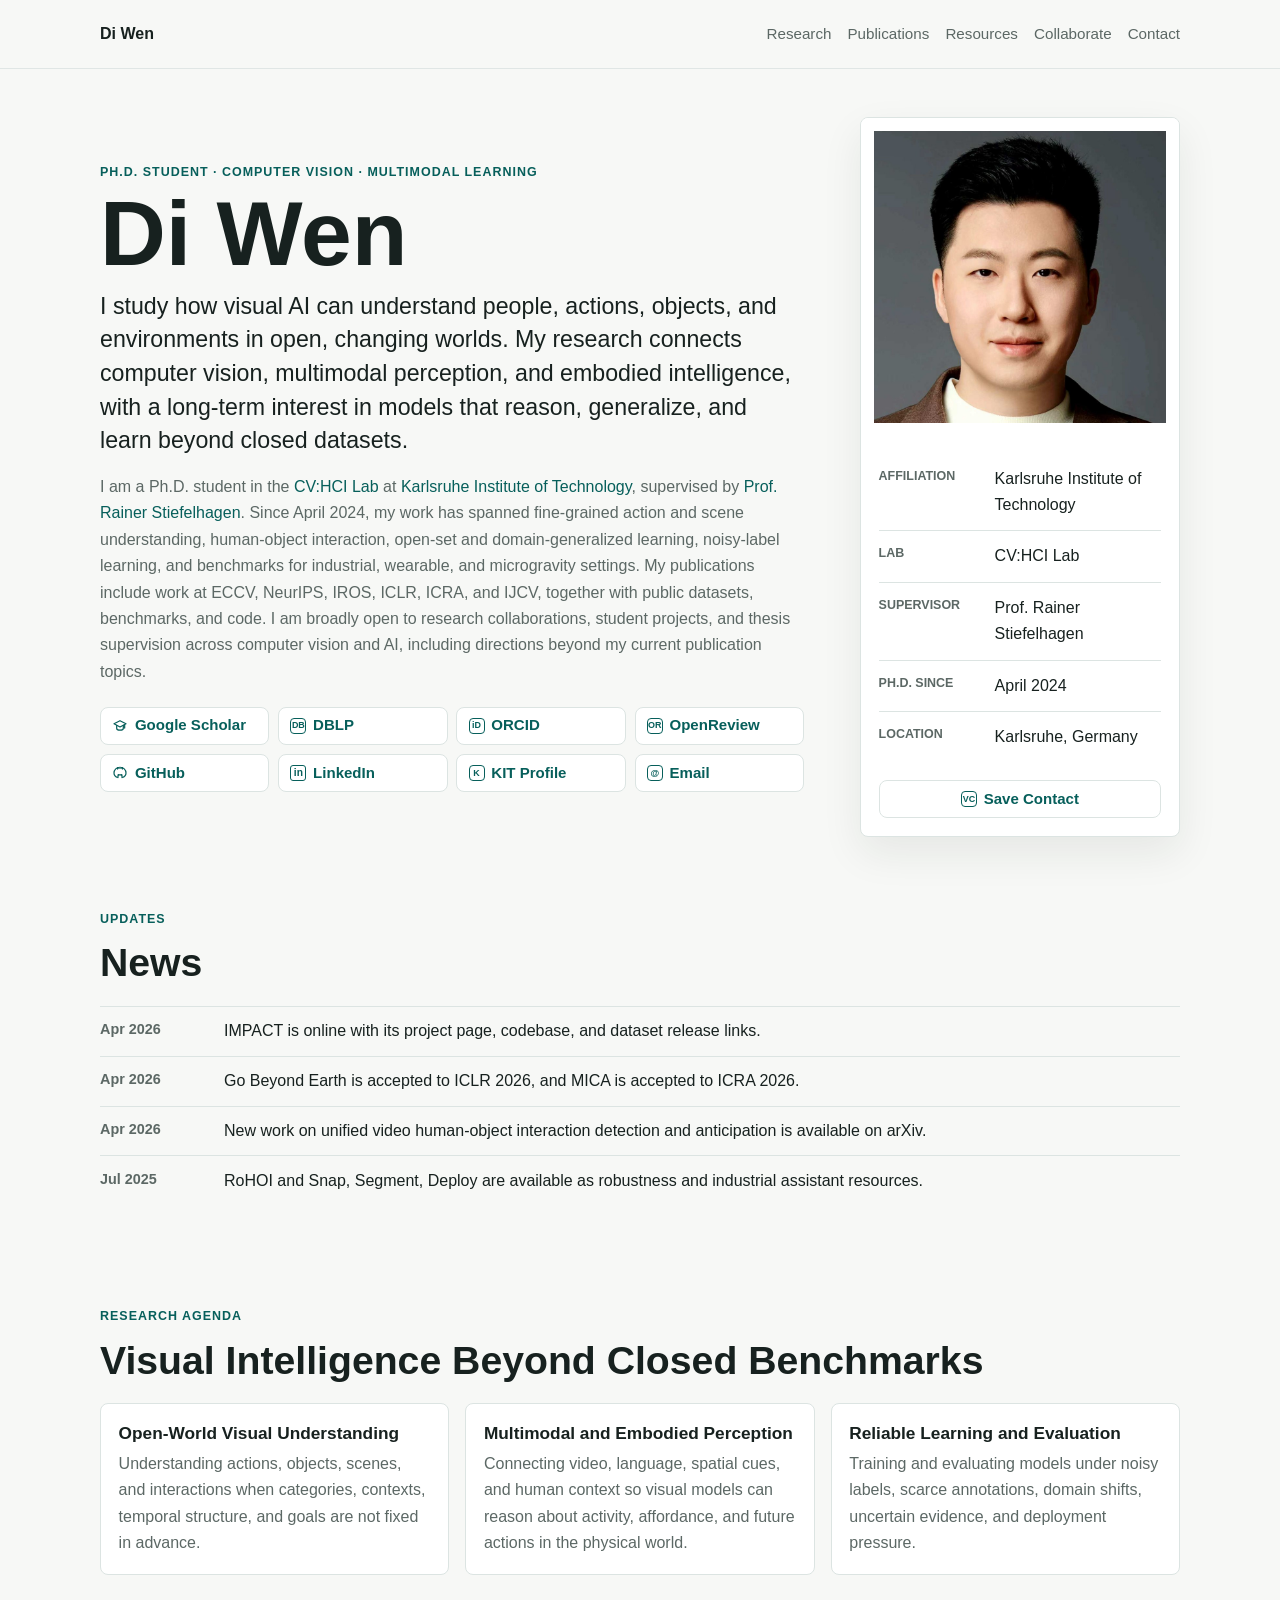
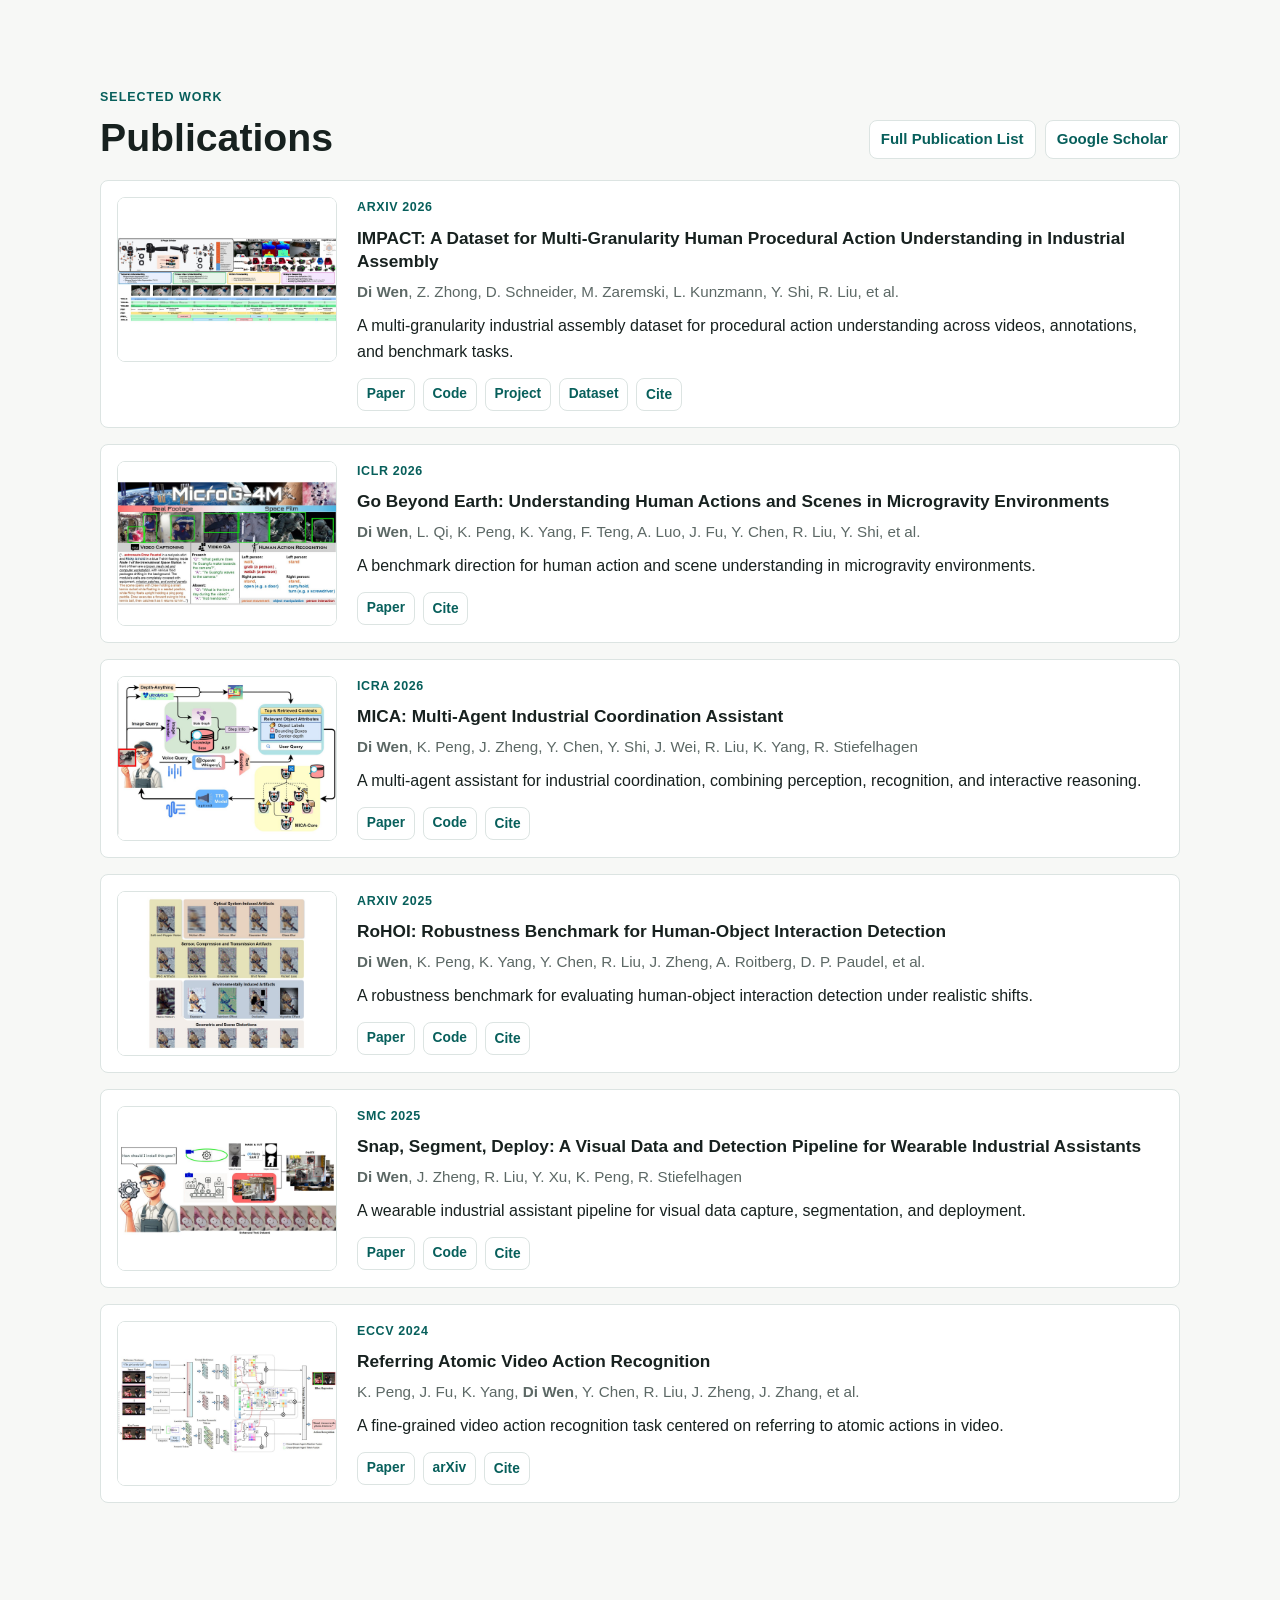
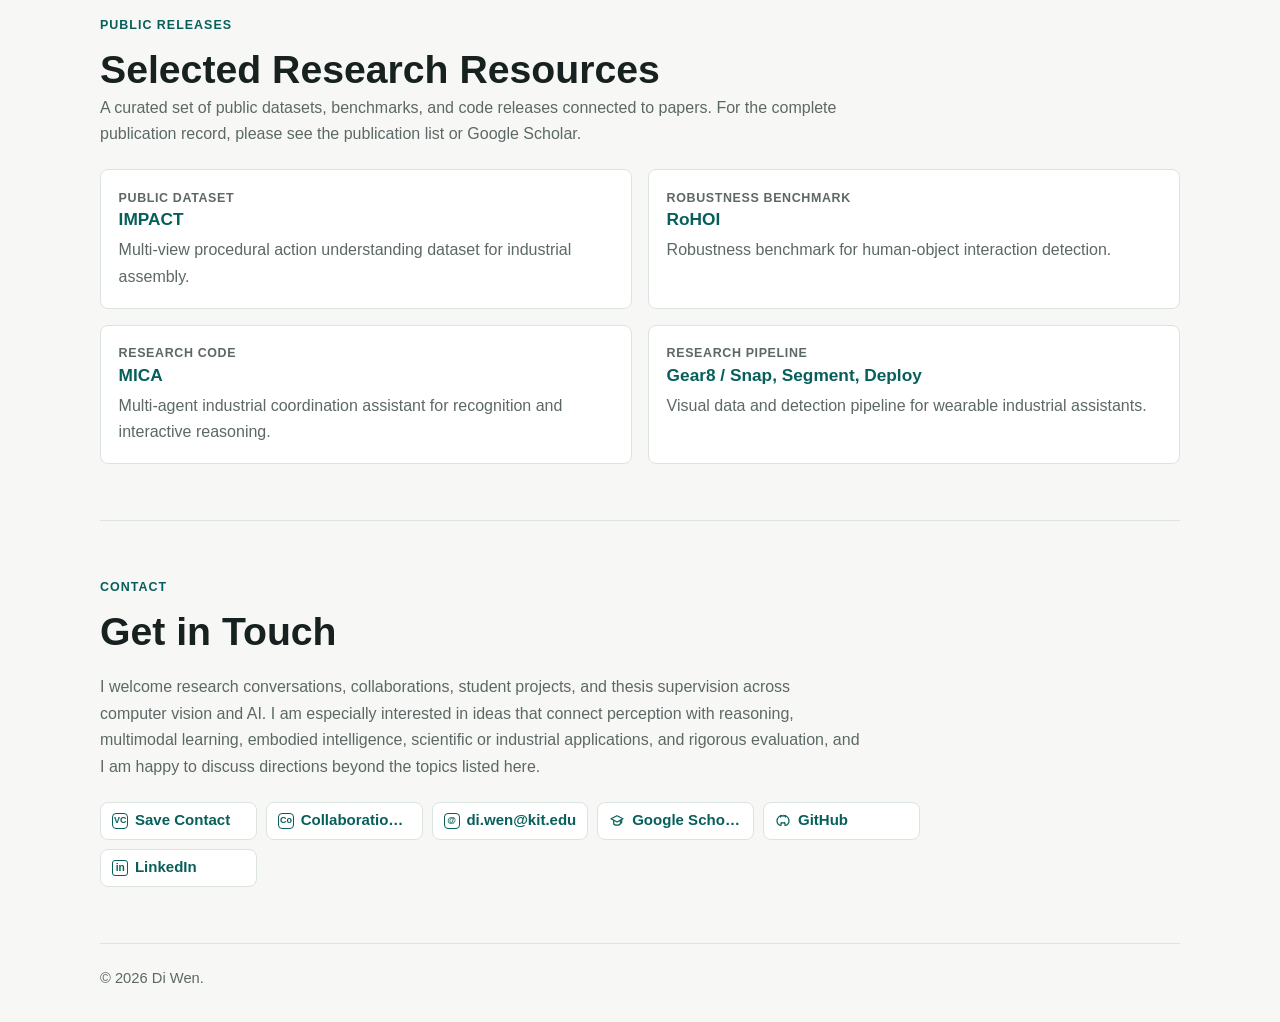
<file: index.html>
<!doctype html>
<html lang="en">
  <head>
    <meta charset="utf-8" />
    <meta name="viewport" content="width=device-width, initial-scale=1" />
    <title>Di Wen</title>
    <meta
      name="description"
      content="Personal academic website of Di Wen, Ph.D. student researching computer vision, multimodal perception, open-world visual understanding, and reliable learning for real-world AI."
    />
    <meta name="author" content="Di Wen" />
    <meta property="og:title" content="Di Wen" />
    <meta
      property="og:description"
      content="Research on visual intelligence for people, actions, objects, and environments across video, multimodal AI, and embodied perception."
    />
    <meta property="og:type" content="website" />
    <meta property="og:url" content="https://diwen.ai/" />
    <meta property="og:image" content="https://diwen.ai/assets/images/social-preview.png" />
    <meta property="og:image:type" content="image/png" />
    <meta property="og:image:width" content="1200" />
    <meta property="og:image:height" content="630" />
    <meta name="twitter:card" content="summary_large_image" />
    <meta name="twitter:image" content="https://diwen.ai/assets/images/social-preview.png" />
    <link rel="canonical" href="https://diwen.ai/" />
    <link rel="icon" href="assets/images/favicon.png" type="image/png" sizes="256x256" />
    <link rel="apple-touch-icon" href="assets/images/apple-touch-icon.png" />
    <link rel="stylesheet" href="assets/css/styles.css" />
  </head>
  <body>
    <a class="skip-link" href="#main">Skip to content</a>

    <header class="site-header">
      <nav class="nav" aria-label="Primary navigation">
        <a class="brand" href="index.html">Di Wen</a>
        <button class="nav-toggle" type="button" aria-expanded="false" aria-controls="nav-links">
          <span>Menu</span>
        </button>
        <div class="nav-links" id="nav-links">
          <a href="#research">Research</a>
          <a href="#publications">Publications</a>
          <a href="#resources">Resources</a>
          <a href="collaborate.html">Collaborate</a>
          <a href="#contact">Contact</a>
        </div>
      </nav>
    </header>

    <main id="main">
      <section class="hero section">
        <div class="hero-copy">
          <p class="eyebrow">Ph.D. Student · Computer Vision · Multimodal Learning</p>
          <h1>Di Wen</h1>
          <p class="lead">
            I study how visual AI can understand people, actions, objects, and environments in open,
            changing worlds. My research connects computer vision, multimodal perception, and embodied
            intelligence, with a long-term interest in models that reason, generalize, and learn beyond
            closed datasets.
          </p>
          <p class="bio">
            I am a Ph.D. student in the <a href="https://cvhci.iar.kit.edu/">CV:HCI Lab</a> at
            <a href="https://www.kit.edu/english/">Karlsruhe Institute of Technology</a>, supervised by
            <a href="https://scholar.google.com/citations?user=SFCOJxMAAAAJ">Prof. Rainer Stiefelhagen</a>. Since
            April 2024, my work has spanned fine-grained action and scene understanding, human-object
            interaction, open-set and domain-generalized learning, noisy-label learning, and benchmarks
            for industrial, wearable, and microgravity settings. My publications include work at ECCV,
            NeurIPS, IROS, ICLR, ICRA, and IJCV, together with public datasets, benchmarks, and code. I am
            broadly open to research collaborations, student projects, and thesis supervision across
            computer vision and AI, including directions beyond my current publication topics.
          </p>
          <div class="profile-links" aria-label="Profile links">
            <a href="https://scholar.google.com/citations?user=aqGMqEcAAAAJ&hl=zh-CN">
              <span class="link-icon" aria-hidden="true">
                <svg viewBox="0 0 24 24" focusable="false">
                  <path d="M3 8.7 12 4l9 4.7-9 4.7L3 8.7Z" />
                  <path d="M7 11.2v4.1c0 1.6 2.2 3 5 3s5-1.4 5-3v-4.1" />
                  <path d="M19 10.1v5" />
                </svg>
              </span>
              <span>Google Scholar</span>
            </a>
            <a href="https://dblp.org/pid/78/3909-6">
              <span class="link-icon text-icon" aria-hidden="true">DB</span>
              <span>DBLP</span>
            </a>
            <a href="https://orcid.org/0009-0000-1693-7912">
              <span class="link-icon text-icon" aria-hidden="true">iD</span>
              <span>ORCID</span>
            </a>
            <a href="https://openreview.net/profile?id=~Di_Wen2">
              <span class="link-icon text-icon" aria-hidden="true">OR</span>
              <span>OpenReview</span>
            </a>
            <a href="https://github.com/Kratos-Wen">
              <span class="link-icon" aria-hidden="true">
                <svg viewBox="0 0 24 24" focusable="false">
                  <path d="M8 18.5c-3.2-.9-5-3.1-5-6.4C3 7.1 6.9 3.4 12 3.4s9 3.7 9 8.7c0 3.3-1.8 5.5-5 6.4" />
                  <path d="M9 18.8v-2.1c0-.8.3-1.5.9-2" />
                  <path d="M15 18.8v-2.1c0-.8-.3-1.5-.9-2" />
                  <path d="M9.2 14.7h5.6" />
                  <path d="M8.3 6.1c-.4-.7-.4-1.4-.2-2.1 1 .1 1.9.5 2.6 1.1" />
                  <path d="M15.7 6.1c.4-.7.4-1.4.2-2.1-1 .1-1.9.5-2.6 1.1" />
                </svg>
              </span>
              <span>GitHub</span>
            </a>
            <a href="https://www.linkedin.com/in/diwen96/">
              <span class="link-icon linkedin-icon" aria-hidden="true">in</span>
              <span>LinkedIn</span>
            </a>
            <a href="https://cvhci.iar.kit.edu/people_2519.php">
              <span class="link-icon text-icon" aria-hidden="true">K</span>
              <span>KIT Profile</span>
            </a>
            <a href="mailto:di.wen@kit.edu">
              <span class="link-icon text-icon" aria-hidden="true">@</span>
              <span>Email</span>
            </a>
          </div>
        </div>
        <aside class="profile-panel" aria-label="Profile summary">
          <div class="portrait">
            <img src="assets/images/headshot.jpg" alt="Portrait of Di Wen" onerror="this.hidden = true" />
            <span class="portrait-fallback">DW</span>
          </div>
          <dl class="quick-facts">
            <div>
              <dt>Affiliation</dt>
              <dd><a href="https://www.kit.edu/english/">Karlsruhe Institute of Technology</a></dd>
            </div>
            <div>
              <dt>Lab</dt>
              <dd><a href="https://cvhci.iar.kit.edu/">CV:HCI Lab</a></dd>
            </div>
            <div>
              <dt>Supervisor</dt>
              <dd><a href="https://scholar.google.com/citations?user=SFCOJxMAAAAJ">Prof. Rainer Stiefelhagen</a></dd>
            </div>
            <div>
              <dt>Ph.D. Since</dt>
              <dd>April 2024</dd>
            </div>
            <div>
              <dt>Location</dt>
              <dd>Karlsruhe, Germany</dd>
            </div>
          </dl>
          <div class="panel-actions">
            <a class="text-link panel-link" href="assets/di-wen.vcf" download="Di-Wen.vcf">
              <span class="link-icon text-icon" aria-hidden="true">VC</span>
              <span>Save Contact</span>
            </a>
          </div>
        </aside>
      </section>

      <section class="section news-section" aria-labelledby="news-title">
        <div class="section-heading">
          <p class="eyebrow">Updates</p>
          <h2 id="news-title">News</h2>
        </div>
        <ol class="news-list">
          <li><time datetime="2026-04">Apr 2026</time><span>IMPACT is online with its project page, codebase, and dataset release links.</span></li>
          <li><time datetime="2026-04">Apr 2026</time><span>Go Beyond Earth is accepted to ICLR 2026, and MICA is accepted to ICRA 2026.</span></li>
          <li><time datetime="2026-04">Apr 2026</time><span>New work on unified video human-object interaction detection and anticipation is available on arXiv.</span></li>
          <li><time datetime="2025-07">Jul 2025</time><span>RoHOI and Snap, Segment, Deploy are available as robustness and industrial assistant resources.</span></li>
        </ol>
      </section>

      <section class="section" id="research" aria-labelledby="research-title">
        <div class="section-heading">
          <p class="eyebrow">Research Agenda</p>
          <h2 id="research-title">Visual Intelligence Beyond Closed Benchmarks</h2>
        </div>
        <div class="interest-grid">
          <article class="interest">
            <h3>Open-World Visual Understanding</h3>
            <p>
              Understanding actions, objects, scenes, and interactions when categories, contexts, temporal
              structure, and goals are not fixed in advance.
            </p>
          </article>
          <article class="interest">
            <h3>Multimodal and Embodied Perception</h3>
            <p>
              Connecting video, language, spatial cues, and human context so visual models can reason about
              activity, affordance, and future actions in the physical world.
            </p>
          </article>
          <article class="interest">
            <h3>Reliable Learning and Evaluation</h3>
            <p>
              Training and evaluating models under noisy labels, scarce annotations, domain shifts,
              uncertain evidence, and deployment pressure.
            </p>
          </article>
        </div>
      </section>

      <section class="section" id="publications" aria-labelledby="publications-title">
        <div class="section-heading with-action">
          <div>
            <p class="eyebrow">Selected Work</p>
            <h2 id="publications-title">Publications</h2>
          </div>
          <div class="heading-actions">
            <a class="text-link" href="publications.html">Full Publication List</a>
            <a class="text-link" href="https://scholar.google.com/citations?user=aqGMqEcAAAAJ&hl=zh-CN">Google Scholar</a>
          </div>
        </div>

        <div class="publication-list">
          <article class="publication">
            <a class="paper-thumb" href="https://arxiv.org/abs/2604.10409" aria-label="Open IMPACT paper">
              <img src="assets/papers/impact.jpg" alt="IMPACT dataset and benchmark overview" />
            </a>
            <div class="paper-body">
              <p class="paper-venue">arXiv 2026</p>
              <h3><a href="https://arxiv.org/abs/2604.10409">IMPACT: A Dataset for Multi-Granularity Human Procedural Action Understanding in Industrial Assembly</a></h3>
              <p class="authors"><strong>Di Wen</strong>, Z. Zhong, D. Schneider, M. Zaremski, L. Kunzmann, Y. Shi, R. Liu, et al.</p>
              <p>
                A multi-granularity industrial assembly dataset for procedural action understanding across videos,
                annotations, and benchmark tasks.
              </p>
              <div class="paper-links">
                <a href="https://arxiv.org/abs/2604.10409">Paper</a>
                <a href="https://github.com/Kratos-Wen/IMPACT">Code</a>
                <a href="https://kratos-wen.github.io/IMPACT/">Project</a>
                <a href="https://huggingface.co/datasets/KratosWen/IMPACT">Dataset</a>
                <button class="cite-button" type="button" data-cite-key="impact2026">Cite</button>
              </div>
            </div>
          </article>

          <article class="publication">
            <a class="paper-thumb" href="https://arxiv.org/abs/2506.02845" aria-label="Open Go Beyond Earth paper">
              <img src="assets/papers/microg4m.jpg" alt="MicroG-4M human action and scene understanding teaser" />
            </a>
            <div class="paper-body">
              <p class="paper-venue">ICLR 2026</p>
              <h3><a href="https://arxiv.org/abs/2506.02845">Go Beyond Earth: Understanding Human Actions and Scenes in Microgravity Environments</a></h3>
              <p class="authors"><strong>Di Wen</strong>, L. Qi, K. Peng, K. Yang, F. Teng, A. Luo, J. Fu, Y. Chen, R. Liu, Y. Shi, et al.</p>
              <p>
                A benchmark direction for human action and scene understanding in microgravity environments.
              </p>
              <div class="paper-links">
                <a href="https://arxiv.org/abs/2506.02845">Paper</a>
                <button class="cite-button" type="button" data-cite-key="microg2026">Cite</button>
              </div>
            </div>
          </article>

          <article class="publication">
            <a class="paper-thumb" href="https://arxiv.org/abs/2509.15237" aria-label="Open MICA paper">
              <img src="assets/papers/mica.jpg" alt="MICA multi-agent industrial coordination assistant overview" />
            </a>
            <div class="paper-body">
              <p class="paper-venue">ICRA 2026</p>
              <h3><a href="https://arxiv.org/abs/2509.15237">MICA: Multi-Agent Industrial Coordination Assistant</a></h3>
              <p class="authors"><strong>Di Wen</strong>, K. Peng, J. Zheng, Y. Chen, Y. Shi, J. Wei, R. Liu, K. Yang, R. Stiefelhagen</p>
              <p>
                A multi-agent assistant for industrial coordination, combining perception, recognition, and
                interactive reasoning.
              </p>
              <div class="paper-links">
                <a href="https://arxiv.org/abs/2509.15237">Paper</a>
                <a href="https://github.com/Kratos-Wen/MICA">Code</a>
                <button class="cite-button" type="button" data-cite-key="mica2026">Cite</button>
              </div>
            </div>
          </article>

          <article class="publication">
            <a class="paper-thumb" href="https://arxiv.org/abs/2507.09111" aria-label="Open RoHOI paper">
              <img src="assets/papers/rohoi.jpg" alt="RoHOI robustness benchmark taxonomy" />
            </a>
            <div class="paper-body">
              <p class="paper-venue">arXiv 2025</p>
              <h3><a href="https://arxiv.org/abs/2507.09111">RoHOI: Robustness Benchmark for Human-Object Interaction Detection</a></h3>
              <p class="authors"><strong>Di Wen</strong>, K. Peng, K. Yang, Y. Chen, R. Liu, J. Zheng, A. Roitberg, D. P. Paudel, et al.</p>
              <p>
                A robustness benchmark for evaluating human-object interaction detection under realistic shifts.
              </p>
              <div class="paper-links">
                <a href="https://arxiv.org/abs/2507.09111">Paper</a>
                <a href="https://github.com/Kratos-Wen/RoHOI">Code</a>
                <button class="cite-button" type="button" data-cite-key="rohoi2025">Cite</button>
              </div>
            </div>
          </article>

          <article class="publication">
            <a class="paper-thumb" href="https://arxiv.org/abs/2507.21072" aria-label="Open Snap Segment Deploy paper">
              <img src="assets/papers/gear8.jpg" alt="Snap Segment Deploy wearable industrial assistant pipeline" />
            </a>
            <div class="paper-body">
              <p class="paper-venue">SMC 2025</p>
              <h3><a href="https://arxiv.org/abs/2507.21072">Snap, Segment, Deploy: A Visual Data and Detection Pipeline for Wearable Industrial Assistants</a></h3>
              <p class="authors"><strong>Di Wen</strong>, J. Zheng, R. Liu, Y. Xu, K. Peng, R. Stiefelhagen</p>
              <p>
                A wearable industrial assistant pipeline for visual data capture, segmentation, and deployment.
              </p>
              <div class="paper-links">
                <a href="https://arxiv.org/abs/2507.21072">Paper</a>
                <a href="https://github.com/Kratos-Wen/Gear8">Code</a>
                <button class="cite-button" type="button" data-cite-key="gear8_2025">Cite</button>
              </div>
            </div>
          </article>

          <article class="publication">
            <a class="paper-thumb" href="https://doi.org/10.1007/978-3-031-72655-2_10" aria-label="Open Referring Atomic Video Action Recognition paper">
              <img src="assets/papers/refatomnet.jpg" alt="Referring atomic video action recognition model overview" />
            </a>
            <div class="paper-body">
              <p class="paper-venue">ECCV 2024</p>
              <h3><a href="https://doi.org/10.1007/978-3-031-72655-2_10">Referring Atomic Video Action Recognition</a></h3>
              <p class="authors">K. Peng, J. Fu, K. Yang, <strong>Di Wen</strong>, Y. Chen, R. Liu, J. Zheng, J. Zhang, et al.</p>
              <p>
                A fine-grained video action recognition task centered on referring to atomic actions in video.
              </p>
              <div class="paper-links">
                <a href="https://doi.org/10.1007/978-3-031-72655-2_10">Paper</a>
                <a href="https://arxiv.org/abs/2407.01872">arXiv</a>
                <button class="cite-button" type="button" data-cite-key="refatom2024">Cite</button>
              </div>
            </div>
          </article>
        </div>
      </section>

      <section class="section" id="resources" aria-labelledby="resources-title">
        <div class="section-heading">
          <p class="eyebrow">Public Releases</p>
          <h2 id="resources-title">Selected Research Resources</h2>
          <p class="section-note">
            A curated set of public datasets, benchmarks, and code releases connected to papers. For the
            complete publication record, please see the publication list or Google Scholar.
          </p>
        </div>
        <div class="project-grid">
          <article class="project">
            <p class="project-type">Public Dataset</p>
            <h3><a href="https://kratos-wen.github.io/IMPACT/">IMPACT</a></h3>
            <p>
              Multi-view procedural action understanding dataset for industrial assembly.
            </p>
          </article>
          <article class="project">
            <p class="project-type">Robustness Benchmark</p>
            <h3><a href="https://github.com/Kratos-Wen/RoHOI">RoHOI</a></h3>
            <p>
              Robustness benchmark for human-object interaction detection.
            </p>
          </article>
          <article class="project">
            <p class="project-type">Research Code</p>
            <h3><a href="https://github.com/Kratos-Wen/MICA">MICA</a></h3>
            <p>
              Multi-agent industrial coordination assistant for recognition and interactive reasoning.
            </p>
          </article>
          <article class="project">
            <p class="project-type">Research Pipeline</p>
            <h3><a href="https://github.com/Kratos-Wen/Gear8">Gear8 / Snap, Segment, Deploy</a></h3>
            <p>
              Visual data and detection pipeline for wearable industrial assistants.
            </p>
          </article>
        </div>
      </section>

      <section class="section contact-section" id="contact" aria-labelledby="contact-title">
        <div class="section-heading">
          <p class="eyebrow">Contact</p>
          <h2 id="contact-title">Get in Touch</h2>
        </div>
        <p>
          I welcome research conversations, collaborations, student projects, and thesis supervision across
          computer vision and AI. I am especially interested in ideas that connect perception with reasoning,
          multimodal learning, embodied intelligence, scientific or industrial applications, and rigorous
          evaluation, and I am happy to discuss directions beyond the topics listed here.
        </p>
        <div class="profile-links contact-links">
          <a href="assets/di-wen.vcf" download="Di-Wen.vcf">
            <span class="link-icon text-icon" aria-hidden="true">VC</span>
            <span>Save Contact</span>
          </a>
          <a href="collaborate.html">
            <span class="link-icon text-icon" aria-hidden="true">Co</span>
            <span>Collaboration Topics</span>
          </a>
          <a href="mailto:di.wen@kit.edu">
            <span class="link-icon text-icon" aria-hidden="true">@</span>
            <span>di.wen@kit.edu</span>
          </a>
          <a href="https://scholar.google.com/citations?user=aqGMqEcAAAAJ&hl=zh-CN">
            <span class="link-icon" aria-hidden="true">
              <svg viewBox="0 0 24 24" focusable="false">
                <path d="M3 8.7 12 4l9 4.7-9 4.7L3 8.7Z" />
                <path d="M7 11.2v4.1c0 1.6 2.2 3 5 3s5-1.4 5-3v-4.1" />
                <path d="M19 10.1v5" />
              </svg>
            </span>
            <span>Google Scholar</span>
          </a>
          <a href="https://github.com/Kratos-Wen">
            <span class="link-icon" aria-hidden="true">
              <svg viewBox="0 0 24 24" focusable="false">
                <path d="M8 18.5c-3.2-.9-5-3.1-5-6.4C3 7.1 6.9 3.4 12 3.4s9 3.7 9 8.7c0 3.3-1.8 5.5-5 6.4" />
                <path d="M9 18.8v-2.1c0-.8.3-1.5.9-2" />
                <path d="M15 18.8v-2.1c0-.8-.3-1.5-.9-2" />
                <path d="M9.2 14.7h5.6" />
                <path d="M8.3 6.1c-.4-.7-.4-1.4-.2-2.1 1 .1 1.9.5 2.6 1.1" />
                <path d="M15.7 6.1c.4-.7.4-1.4.2-2.1-1 .1-1.9.5-2.6 1.1" />
              </svg>
            </span>
            <span>GitHub</span>
          </a>
          <a href="https://www.linkedin.com/in/diwen96/">
            <span class="link-icon linkedin-icon" aria-hidden="true">in</span>
            <span>LinkedIn</span>
          </a>
        </div>
      </section>
    </main>

    <footer class="site-footer">
      <p>© <span id="year"></span> Di Wen.</p>
    </footer>

    <script src="assets/js/main.js"></script>
  </body>
</html>
</file>
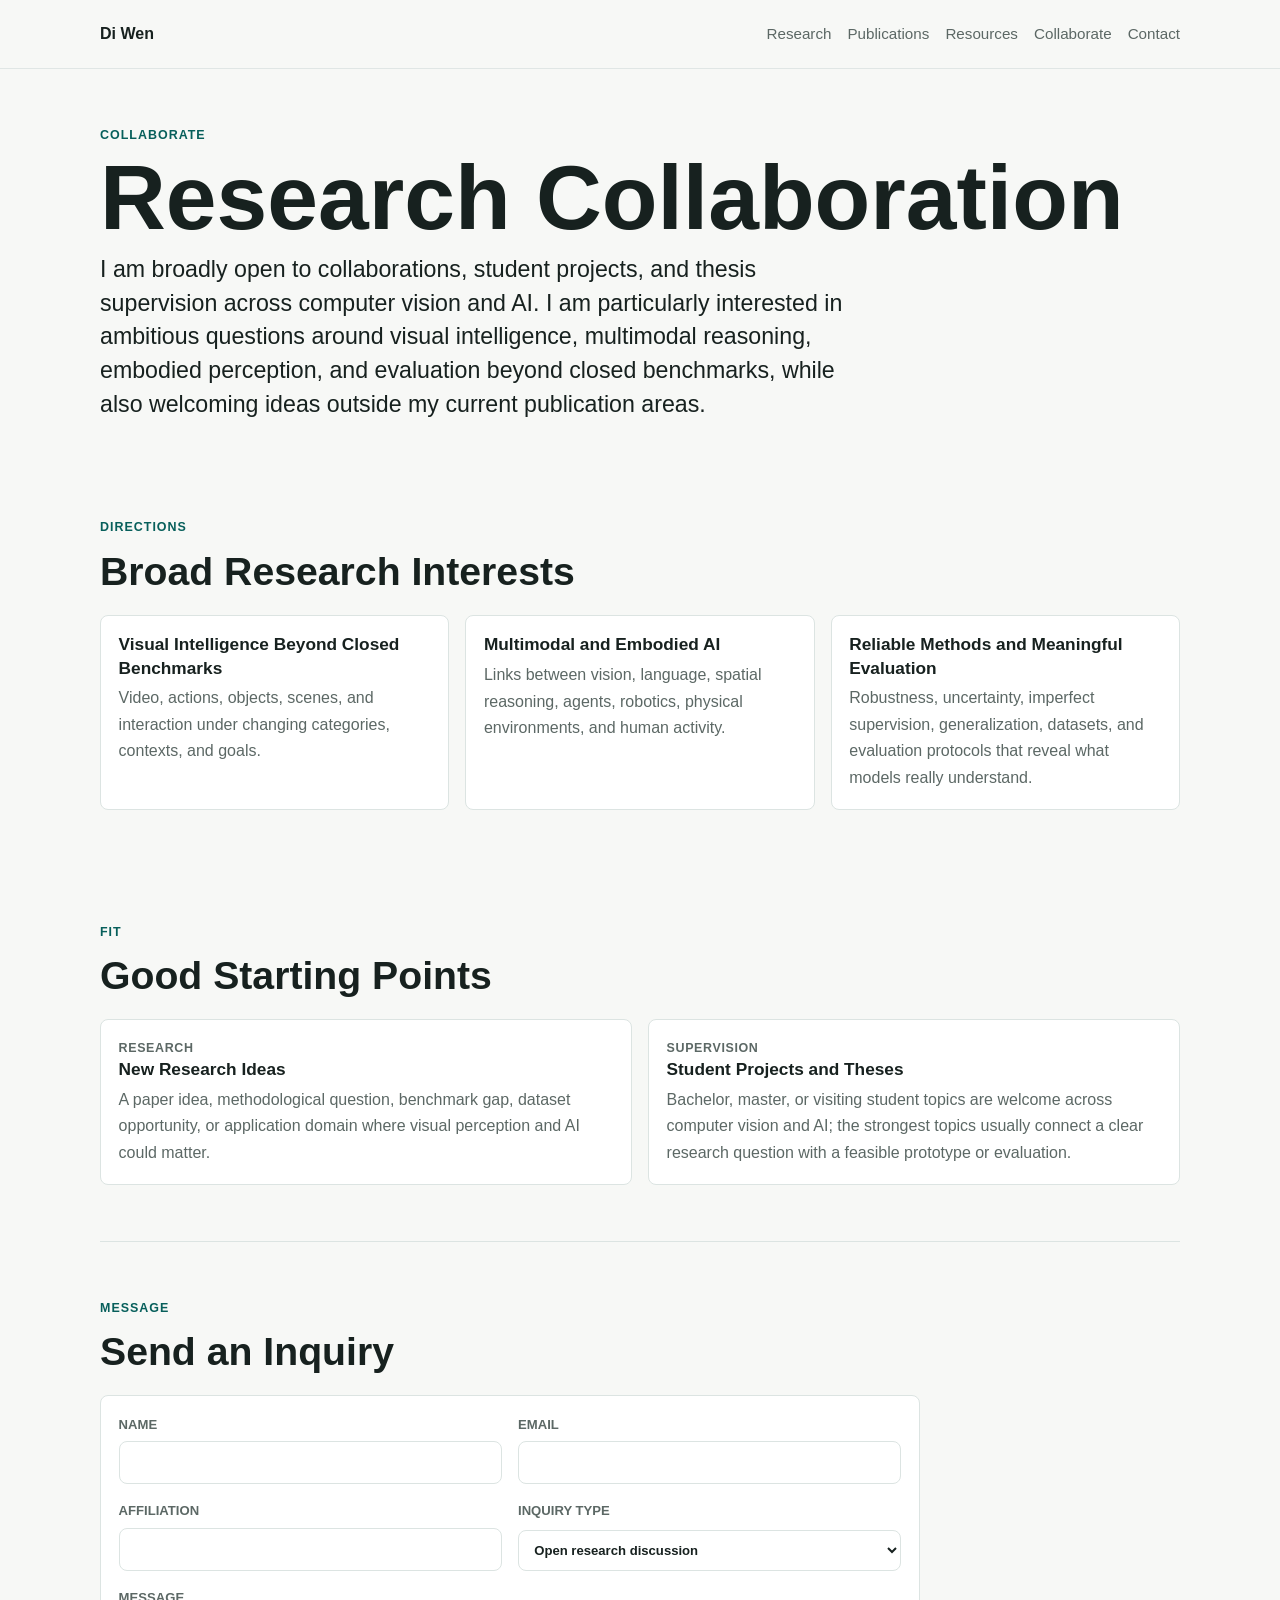
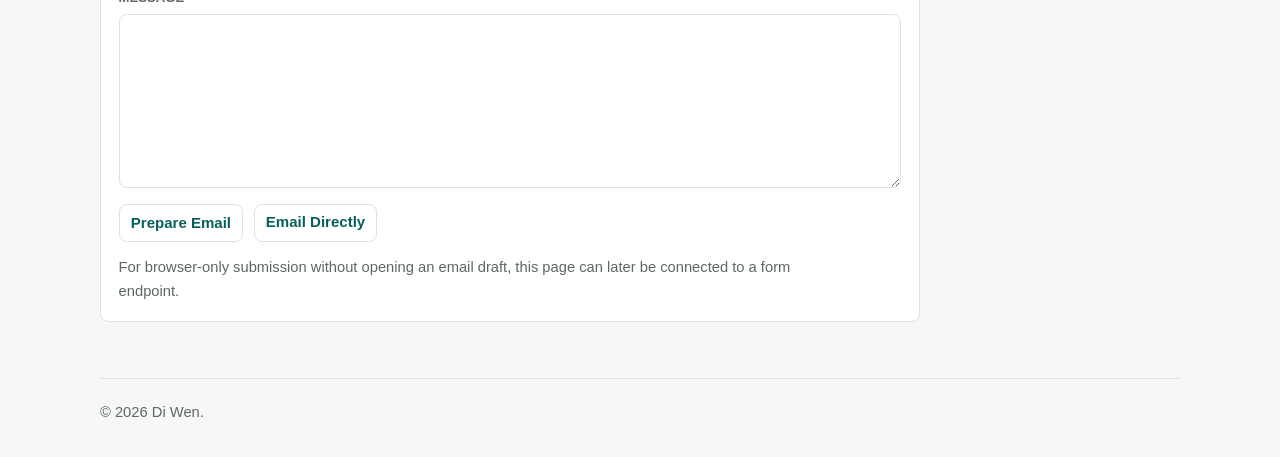
<file: collaborate.html>
<!doctype html>
<html lang="en">
  <head>
    <meta charset="utf-8" />
    <meta name="viewport" content="width=device-width, initial-scale=1" />
    <title>Collaborate · Di Wen</title>
    <meta
      name="description"
      content="Collaboration interests and contact page for Di Wen."
    />
    <link rel="canonical" href="https://diwen.ai/collaborate.html" />
    <link rel="icon" href="assets/images/favicon.png" type="image/png" sizes="256x256" />
    <link rel="apple-touch-icon" href="assets/images/apple-touch-icon.png" />
    <link rel="stylesheet" href="assets/css/styles.css" />
  </head>
  <body>
    <a class="skip-link" href="#main">Skip to content</a>

    <header class="site-header">
      <nav class="nav" aria-label="Primary navigation">
        <a class="brand" href="index.html">Di Wen</a>
        <button class="nav-toggle" type="button" aria-expanded="false" aria-controls="nav-links">
          <span>Menu</span>
        </button>
        <div class="nav-links" id="nav-links">
          <a href="index.html#research">Research</a>
          <a href="index.html#publications">Publications</a>
          <a href="index.html#resources">Resources</a>
          <a href="collaborate.html">Collaborate</a>
          <a href="index.html#contact">Contact</a>
        </div>
      </nav>
    </header>

    <main id="main">
      <section class="section page-title">
        <p class="eyebrow">Collaborate</p>
        <h1>Research Collaboration</h1>
        <p class="lead">
          I am broadly open to collaborations, student projects, and thesis supervision across computer
          vision and AI. I am particularly interested in ambitious questions around visual intelligence,
          multimodal reasoning, embodied perception, and evaluation beyond closed benchmarks, while also
          welcoming ideas outside my current publication areas.
        </p>
      </section>

      <section class="section" aria-labelledby="topics-title">
        <div class="section-heading">
          <p class="eyebrow">Directions</p>
          <h2 id="topics-title">Broad Research Interests</h2>
        </div>
        <div class="interest-grid">
          <article class="interest">
            <h3>Visual Intelligence Beyond Closed Benchmarks</h3>
            <p>
              Video, actions, objects, scenes, and interaction under changing categories, contexts, and
              goals.
            </p>
          </article>
          <article class="interest">
            <h3>Multimodal and Embodied AI</h3>
            <p>
              Links between vision, language, spatial reasoning, agents, robotics, physical environments,
              and human activity.
            </p>
          </article>
          <article class="interest">
            <h3>Reliable Methods and Meaningful Evaluation</h3>
            <p>
              Robustness, uncertainty, imperfect supervision, generalization, datasets, and evaluation
              protocols that reveal what models really understand.
            </p>
          </article>
        </div>
      </section>

      <section class="section" aria-labelledby="fit-title">
        <div class="section-heading">
          <p class="eyebrow">Fit</p>
          <h2 id="fit-title">Good Starting Points</h2>
        </div>
        <div class="project-grid">
          <article class="project">
            <p class="project-type">Research</p>
            <h3>New Research Ideas</h3>
            <p>
              A paper idea, methodological question, benchmark gap, dataset opportunity, or application
              domain where visual perception and AI could matter.
            </p>
          </article>
          <article class="project">
            <p class="project-type">Supervision</p>
            <h3>Student Projects and Theses</h3>
            <p>
              Bachelor, master, or visiting student topics are welcome across computer vision and AI; the
              strongest topics usually connect a clear research question with a feasible prototype or
              evaluation.
            </p>
          </article>
        </div>
      </section>

      <section class="section contact-section" id="message" aria-labelledby="message-title">
        <div class="section-heading">
          <p class="eyebrow">Message</p>
          <h2 id="message-title">Send an Inquiry</h2>
        </div>
        <form class="collaboration-form" id="collaboration-form">
          <div class="form-grid">
            <label>
              <span>Name</span>
              <input name="name" type="text" autocomplete="name" />
            </label>
            <label>
              <span>Email</span>
              <input name="email" type="email" autocomplete="email" />
            </label>
            <label>
              <span>Affiliation</span>
              <input name="affiliation" type="text" autocomplete="organization" />
            </label>
            <label>
              <span>Inquiry Type</span>
              <select name="topic">
                <option>Open research discussion</option>
                <option>Research collaboration</option>
                <option>Thesis supervision</option>
                <option>Student project</option>
                <option>Dataset, benchmark, or evaluation</option>
                <option>Other academic inquiry</option>
              </select>
            </label>
            <label class="form-full">
              <span>Message</span>
              <textarea name="message" rows="7"></textarea>
            </label>
          </div>
          <div class="form-actions">
            <button class="text-link" type="submit">Prepare Email</button>
            <a class="text-link" href="mailto:di.wen@kit.edu">Email Directly</a>
          </div>
          <p class="form-note">
            For browser-only submission without opening an email draft, this page can later be connected
            to a form endpoint.
          </p>
        </form>
      </section>
    </main>

    <footer class="site-footer">
      <p>© <span id="year"></span> Di Wen.</p>
    </footer>

    <script src="assets/js/main.js"></script>
  </body>
</html>
</file>
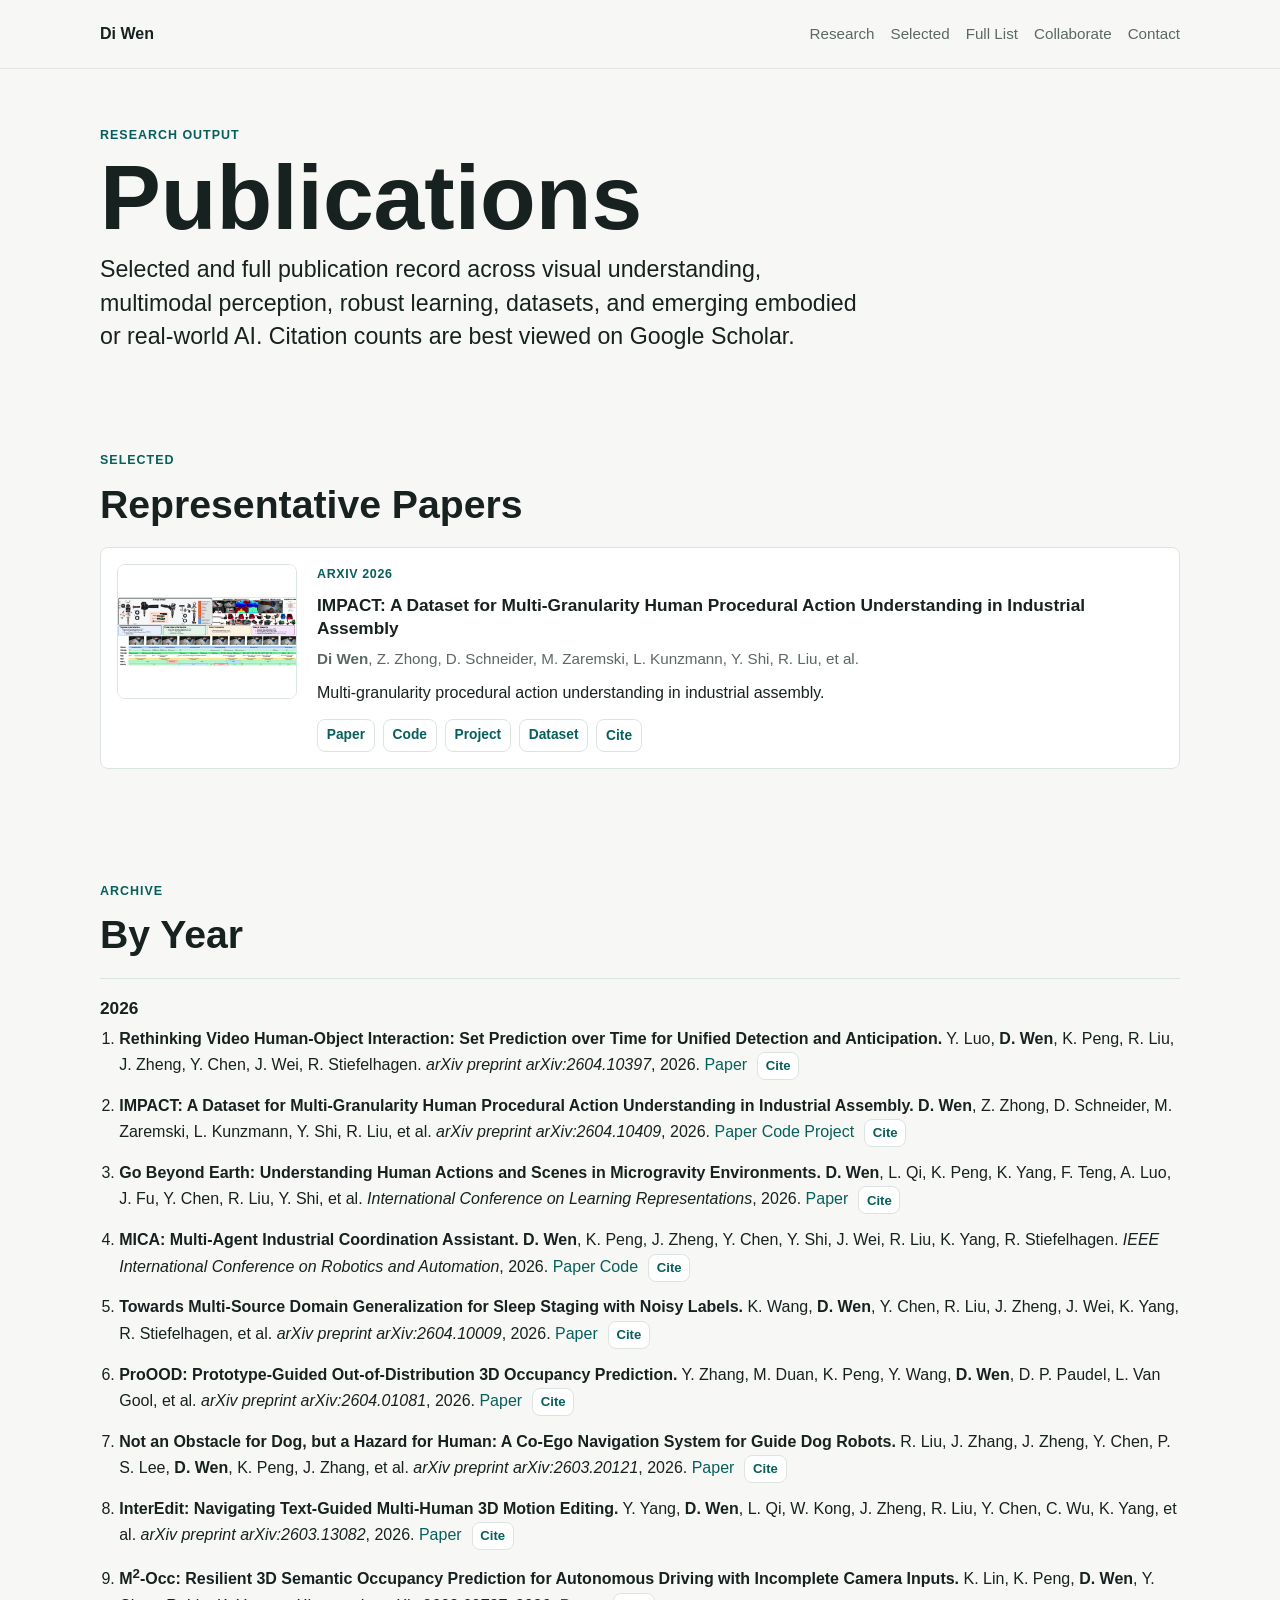
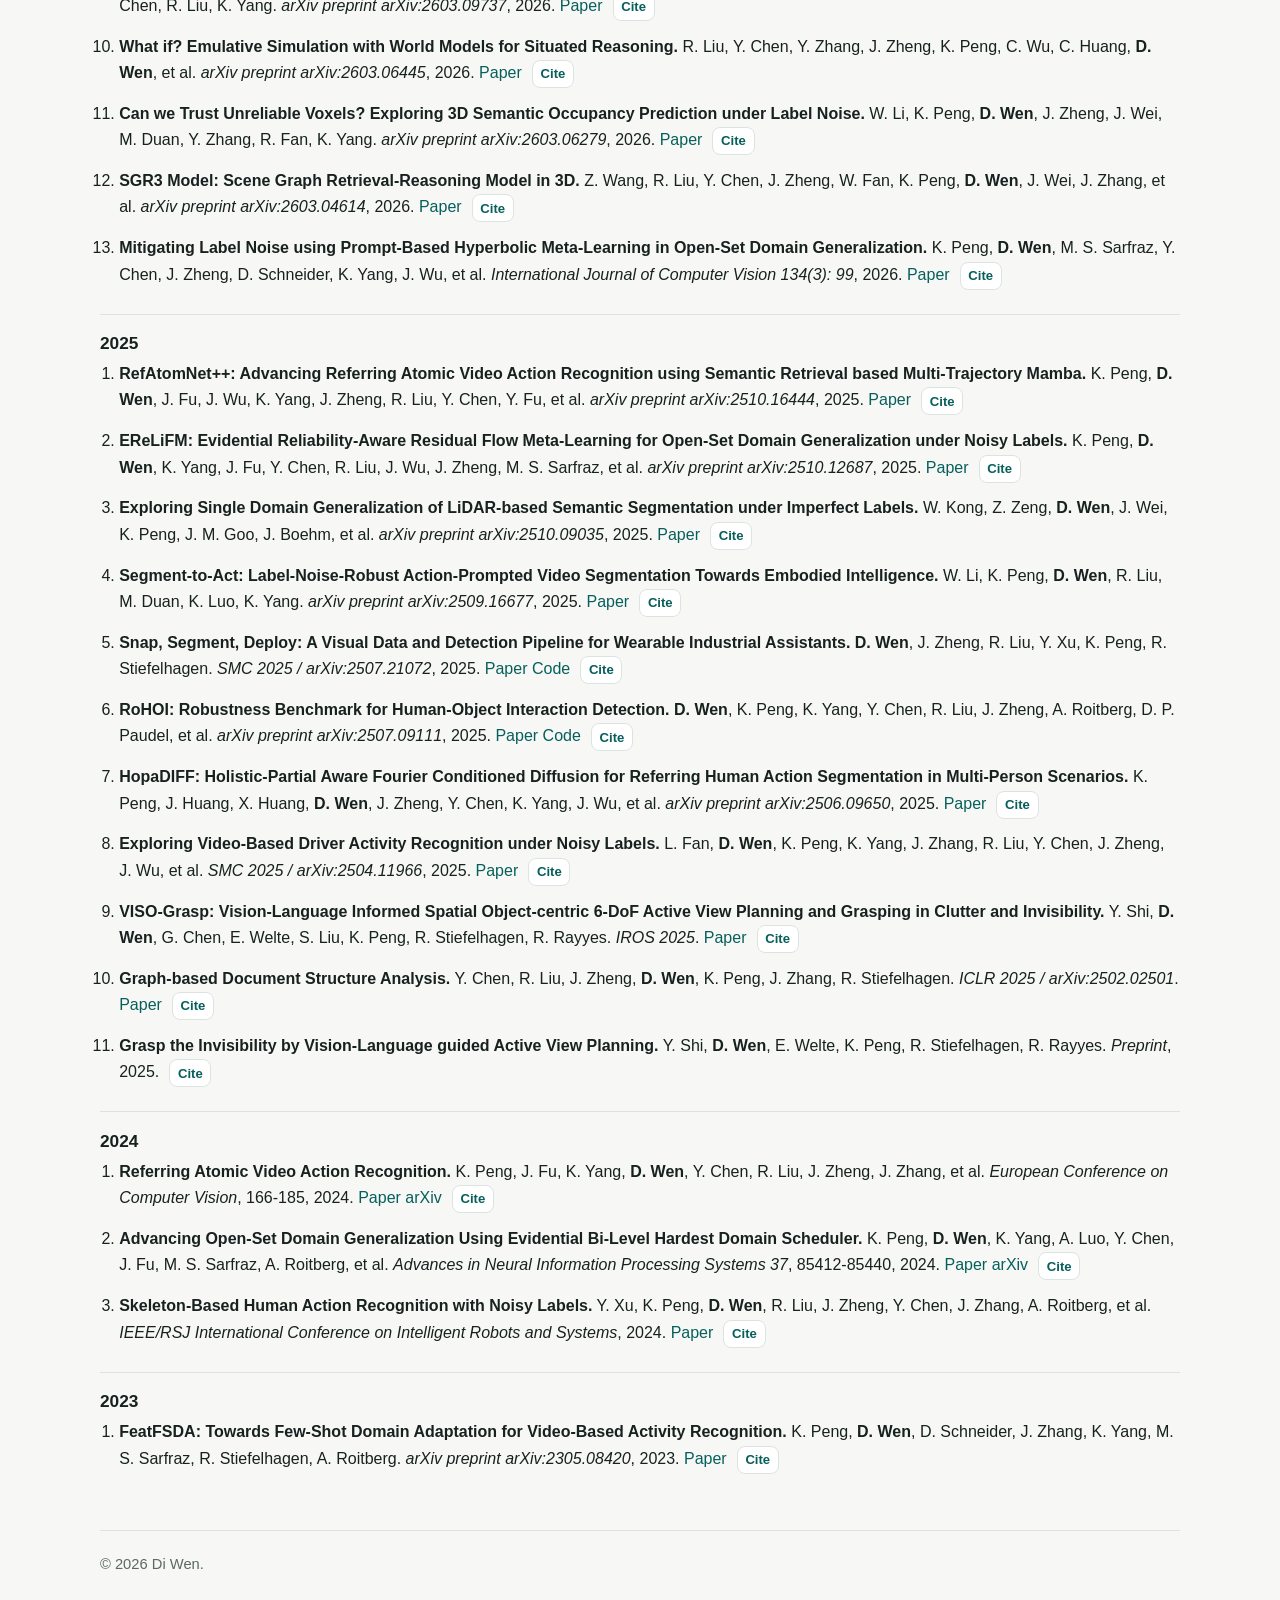
<file: publications.html>
<!doctype html>
<html lang="en">
  <head>
    <meta charset="utf-8" />
    <meta name="viewport" content="width=device-width, initial-scale=1" />
    <title>Publications · Di Wen</title>
    <meta
      name="description"
      content="Full publication list of Di Wen."
    />
    <link rel="canonical" href="https://diwen.ai/publications.html" />
    <link rel="icon" href="assets/images/favicon.png" type="image/png" sizes="256x256" />
    <link rel="apple-touch-icon" href="assets/images/apple-touch-icon.png" />
    <link rel="stylesheet" href="assets/css/styles.css" />
  </head>
  <body>
    <a class="skip-link" href="#main">Skip to content</a>

    <header class="site-header">
      <nav class="nav" aria-label="Primary navigation">
        <a class="brand" href="index.html">Di Wen</a>
        <button class="nav-toggle" type="button" aria-expanded="false" aria-controls="nav-links">
          <span>Menu</span>
        </button>
        <div class="nav-links" id="nav-links">
          <a href="index.html#research">Research</a>
          <a href="index.html#publications">Selected</a>
          <a href="publications.html">Full List</a>
          <a href="collaborate.html">Collaborate</a>
          <a href="index.html#contact">Contact</a>
        </div>
      </nav>
    </header>

    <main id="main">
      <section class="section page-title">
        <p class="eyebrow">Research Output</p>
        <h1>Publications</h1>
        <p class="lead">
          Selected and full publication record across visual understanding, multimodal perception, robust
          learning, datasets, and emerging embodied or real-world AI. Citation counts are best viewed on
          Google Scholar.
        </p>
      </section>

      <section class="section" aria-labelledby="selected-title">
        <div class="section-heading">
          <p class="eyebrow">Selected</p>
          <h2 id="selected-title">Representative Papers</h2>
        </div>
        <div class="publication-list compact">
          <article class="publication">
            <a class="paper-thumb" href="https://arxiv.org/abs/2604.10409" aria-label="Open IMPACT paper">
              <img src="assets/papers/impact.jpg" alt="IMPACT dataset and benchmark overview" />
            </a>
            <div class="paper-body">
              <p class="paper-venue">arXiv 2026</p>
              <h3><a href="https://arxiv.org/abs/2604.10409">IMPACT: A Dataset for Multi-Granularity Human Procedural Action Understanding in Industrial Assembly</a></h3>
              <p class="authors"><strong>Di Wen</strong>, Z. Zhong, D. Schneider, M. Zaremski, L. Kunzmann, Y. Shi, R. Liu, et al.</p>
              <p>Multi-granularity procedural action understanding in industrial assembly.</p>
              <div class="paper-links">
                <a href="https://arxiv.org/abs/2604.10409">Paper</a>
                <a href="https://github.com/Kratos-Wen/IMPACT">Code</a>
                <a href="https://kratos-wen.github.io/IMPACT/">Project</a>
                <a href="https://huggingface.co/datasets/KratosWen/IMPACT">Dataset</a>
                <button class="cite-button" type="button" data-cite-key="impact2026">Cite</button>
              </div>
            </div>
          </article>
        </div>
      </section>

      <section class="section" aria-labelledby="by-year-title">
        <div class="section-heading">
          <p class="eyebrow">Archive</p>
          <h2 id="by-year-title">By Year</h2>
        </div>
        <div class="year-block">
          <h3>2026</h3>
          <ol class="citation-list">
            <li>
              <strong>Rethinking Video Human-Object Interaction: Set Prediction over Time for Unified Detection and Anticipation.</strong>
              Y. Luo, <strong>D. Wen</strong>, K. Peng, R. Liu, J. Zheng, Y. Chen, J. Wei, R. Stiefelhagen.
              <em>arXiv preprint arXiv:2604.10397</em>, 2026.
              <a href="https://arxiv.org/abs/2604.10397">Paper</a>
              <button class="cite-button" type="button" data-cite-key="videohoi2026">Cite</button>
            </li>
            <li>
              <strong>IMPACT: A Dataset for Multi-Granularity Human Procedural Action Understanding in Industrial Assembly.</strong>
              <strong>D. Wen</strong>, Z. Zhong, D. Schneider, M. Zaremski, L. Kunzmann, Y. Shi, R. Liu, et al.
              <em>arXiv preprint arXiv:2604.10409</em>, 2026.
              <a href="https://arxiv.org/abs/2604.10409">Paper</a>
              <a href="https://github.com/Kratos-Wen/IMPACT">Code</a>
              <a href="https://kratos-wen.github.io/IMPACT/">Project</a>
              <button class="cite-button" type="button" data-cite-key="impact2026">Cite</button>
            </li>
            <li>
              <strong>Go Beyond Earth: Understanding Human Actions and Scenes in Microgravity Environments.</strong>
              <strong>D. Wen</strong>, L. Qi, K. Peng, K. Yang, F. Teng, A. Luo, J. Fu, Y. Chen, R. Liu, Y. Shi, et al.
              <em>International Conference on Learning Representations</em>, 2026.
              <a href="https://arxiv.org/abs/2506.02845">Paper</a>
              <button class="cite-button" type="button" data-cite-key="microg2026">Cite</button>
            </li>
            <li>
              <strong>MICA: Multi-Agent Industrial Coordination Assistant.</strong>
              <strong>D. Wen</strong>, K. Peng, J. Zheng, Y. Chen, Y. Shi, J. Wei, R. Liu, K. Yang, R. Stiefelhagen.
              <em>IEEE International Conference on Robotics and Automation</em>, 2026.
              <a href="https://arxiv.org/abs/2509.15237">Paper</a>
              <a href="https://github.com/Kratos-Wen/MICA">Code</a>
              <button class="cite-button" type="button" data-cite-key="mica2026">Cite</button>
            </li>
            <li>
              <strong>Towards Multi-Source Domain Generalization for Sleep Staging with Noisy Labels.</strong>
              K. Wang, <strong>D. Wen</strong>, Y. Chen, R. Liu, J. Zheng, J. Wei, K. Yang, R. Stiefelhagen, et al.
              <em>arXiv preprint arXiv:2604.10009</em>, 2026.
              <a href="https://arxiv.org/abs/2604.10009">Paper</a>
              <button class="cite-button" type="button" data-cite-key="sleepstaging2026">Cite</button>
            </li>
            <li>
              <strong>ProOOD: Prototype-Guided Out-of-Distribution 3D Occupancy Prediction.</strong>
              Y. Zhang, M. Duan, K. Peng, Y. Wang, <strong>D. Wen</strong>, D. P. Paudel, L. Van Gool, et al.
              <em>arXiv preprint arXiv:2604.01081</em>, 2026.
              <a href="https://arxiv.org/abs/2604.01081">Paper</a>
              <button class="cite-button" type="button" data-cite-key="proood2026">Cite</button>
            </li>
            <li>
              <strong>Not an Obstacle for Dog, but a Hazard for Human: A Co-Ego Navigation System for Guide Dog Robots.</strong>
              R. Liu, J. Zhang, J. Zheng, Y. Chen, P. S. Lee, <strong>D. Wen</strong>, K. Peng, J. Zhang, et al.
              <em>arXiv preprint arXiv:2603.20121</em>, 2026.
              <a href="https://arxiv.org/abs/2603.20121">Paper</a>
              <button class="cite-button" type="button" data-cite-key="guideDog2026">Cite</button>
            </li>
            <li>
              <strong>InterEdit: Navigating Text-Guided Multi-Human 3D Motion Editing.</strong>
              Y. Yang, <strong>D. Wen</strong>, L. Qi, W. Kong, J. Zheng, R. Liu, Y. Chen, C. Wu, K. Yang, et al.
              <em>arXiv preprint arXiv:2603.13082</em>, 2026.
              <a href="https://arxiv.org/abs/2603.13082">Paper</a>
              <button class="cite-button" type="button" data-cite-key="interedit2026">Cite</button>
            </li>
            <li>
              <strong>M<sup>2</sup>-Occ: Resilient 3D Semantic Occupancy Prediction for Autonomous Driving with Incomplete Camera Inputs.</strong>
              K. Lin, K. Peng, <strong>D. Wen</strong>, Y. Chen, R. Liu, K. Yang.
              <em>arXiv preprint arXiv:2603.09737</em>, 2026.
              <a href="https://arxiv.org/abs/2603.09737">Paper</a>
              <button class="cite-button" type="button" data-cite-key="m2occ2026">Cite</button>
            </li>
            <li>
              <strong>What if? Emulative Simulation with World Models for Situated Reasoning.</strong>
              R. Liu, Y. Chen, Y. Zhang, J. Zheng, K. Peng, C. Wu, C. Huang, <strong>D. Wen</strong>, et al.
              <em>arXiv preprint arXiv:2603.06445</em>, 2026.
              <a href="https://arxiv.org/abs/2603.06445">Paper</a>
              <button class="cite-button" type="button" data-cite-key="whatif2026">Cite</button>
            </li>
            <li>
              <strong>Can we Trust Unreliable Voxels? Exploring 3D Semantic Occupancy Prediction under Label Noise.</strong>
              W. Li, K. Peng, <strong>D. Wen</strong>, J. Zheng, J. Wei, M. Duan, Y. Zhang, R. Fan, K. Yang.
              <em>arXiv preprint arXiv:2603.06279</em>, 2026.
              <a href="https://arxiv.org/abs/2603.06279">Paper</a>
              <button class="cite-button" type="button" data-cite-key="voxels2026">Cite</button>
            </li>
            <li>
              <strong>SGR3 Model: Scene Graph Retrieval-Reasoning Model in 3D.</strong>
              Z. Wang, R. Liu, Y. Chen, J. Zheng, W. Fan, K. Peng, <strong>D. Wen</strong>, J. Wei, J. Zhang, et al.
              <em>arXiv preprint arXiv:2603.04614</em>, 2026.
              <a href="https://arxiv.org/abs/2603.04614">Paper</a>
              <button class="cite-button" type="button" data-cite-key="sgr3_2026">Cite</button>
            </li>
            <li>
              <strong>Mitigating Label Noise using Prompt-Based Hyperbolic Meta-Learning in Open-Set Domain Generalization.</strong>
              K. Peng, <strong>D. Wen</strong>, M. S. Sarfraz, Y. Chen, J. Zheng, D. Schneider, K. Yang, J. Wu, et al.
              <em>International Journal of Computer Vision 134(3): 99</em>, 2026.
              <a href="https://doi.org/10.1007/s11263-025-02643-9">Paper</a>
              <button class="cite-button" type="button" data-cite-key="hyperbolic2026">Cite</button>
            </li>
          </ol>
        </div>
        <div class="year-block">
          <h3>2025</h3>
          <ol class="citation-list">
            <li>
              <strong>RefAtomNet++: Advancing Referring Atomic Video Action Recognition using Semantic Retrieval based Multi-Trajectory Mamba.</strong>
              K. Peng, <strong>D. Wen</strong>, J. Fu, J. Wu, K. Yang, J. Zheng, R. Liu, Y. Chen, Y. Fu, et al.
              <em>arXiv preprint arXiv:2510.16444</em>, 2025.
              <a href="https://arxiv.org/abs/2510.16444">Paper</a>
              <button class="cite-button" type="button" data-cite-key="refatomnetpp2025">Cite</button>
            </li>
            <li>
              <strong>EReLiFM: Evidential Reliability-Aware Residual Flow Meta-Learning for Open-Set Domain Generalization under Noisy Labels.</strong>
              K. Peng, <strong>D. Wen</strong>, K. Yang, J. Fu, Y. Chen, R. Liu, J. Wu, J. Zheng, M. S. Sarfraz, et al.
              <em>arXiv preprint arXiv:2510.12687</em>, 2025.
              <a href="https://arxiv.org/abs/2510.12687">Paper</a>
              <button class="cite-button" type="button" data-cite-key="erelifm2025">Cite</button>
            </li>
            <li>
              <strong>Exploring Single Domain Generalization of LiDAR-based Semantic Segmentation under Imperfect Labels.</strong>
              W. Kong, Z. Zeng, <strong>D. Wen</strong>, J. Wei, K. Peng, J. M. Goo, J. Boehm, et al.
              <em>arXiv preprint arXiv:2510.09035</em>, 2025.
              <a href="https://arxiv.org/abs/2510.09035">Paper</a>
              <button class="cite-button" type="button" data-cite-key="lidarSDG2025">Cite</button>
            </li>
            <li>
              <strong>Segment-to-Act: Label-Noise-Robust Action-Prompted Video Segmentation Towards Embodied Intelligence.</strong>
              W. Li, K. Peng, <strong>D. Wen</strong>, R. Liu, M. Duan, K. Luo, K. Yang.
              <em>arXiv preprint arXiv:2509.16677</em>, 2025.
              <a href="https://arxiv.org/abs/2509.16677">Paper</a>
              <button class="cite-button" type="button" data-cite-key="segmenttoact2025">Cite</button>
            </li>
            <li>
              <strong>Snap, Segment, Deploy: A Visual Data and Detection Pipeline for Wearable Industrial Assistants.</strong>
              <strong>D. Wen</strong>, J. Zheng, R. Liu, Y. Xu, K. Peng, R. Stiefelhagen.
              <em>SMC 2025 / arXiv:2507.21072</em>, 2025.
              <a href="https://arxiv.org/abs/2507.21072">Paper</a>
              <a href="https://github.com/Kratos-Wen/Gear8">Code</a>
              <button class="cite-button" type="button" data-cite-key="gear8_2025">Cite</button>
            </li>
            <li>
              <strong>RoHOI: Robustness Benchmark for Human-Object Interaction Detection.</strong>
              <strong>D. Wen</strong>, K. Peng, K. Yang, Y. Chen, R. Liu, J. Zheng, A. Roitberg, D. P. Paudel, et al.
              <em>arXiv preprint arXiv:2507.09111</em>, 2025.
              <a href="https://arxiv.org/abs/2507.09111">Paper</a>
              <a href="https://github.com/Kratos-Wen/RoHOI">Code</a>
              <button class="cite-button" type="button" data-cite-key="rohoi2025">Cite</button>
            </li>
            <li>
              <strong>HopaDIFF: Holistic-Partial Aware Fourier Conditioned Diffusion for Referring Human Action Segmentation in Multi-Person Scenarios.</strong>
              K. Peng, J. Huang, X. Huang, <strong>D. Wen</strong>, J. Zheng, Y. Chen, K. Yang, J. Wu, et al.
              <em>arXiv preprint arXiv:2506.09650</em>, 2025.
              <a href="https://arxiv.org/abs/2506.09650">Paper</a>
              <button class="cite-button" type="button" data-cite-key="hopadiff2025">Cite</button>
            </li>
            <li>
              <strong>Exploring Video-Based Driver Activity Recognition under Noisy Labels.</strong>
              L. Fan, <strong>D. Wen</strong>, K. Peng, K. Yang, J. Zhang, R. Liu, Y. Chen, J. Zheng, J. Wu, et al.
              <em>SMC 2025 / arXiv:2504.11966</em>, 2025.
              <a href="https://arxiv.org/abs/2504.11966">Paper</a>
              <button class="cite-button" type="button" data-cite-key="driverNoisy2025">Cite</button>
            </li>
            <li>
              <strong>VISO-Grasp: Vision-Language Informed Spatial Object-centric 6-DoF Active View Planning and Grasping in Clutter and Invisibility.</strong>
              Y. Shi, <strong>D. Wen</strong>, G. Chen, E. Welte, S. Liu, K. Peng, R. Stiefelhagen, R. Rayyes.
              <em>IROS 2025</em>.
              <a href="https://arxiv.org/abs/2503.12609">Paper</a>
              <button class="cite-button" type="button" data-cite-key="visograsp2025">Cite</button>
            </li>
            <li>
              <strong>Graph-based Document Structure Analysis.</strong>
              Y. Chen, R. Liu, J. Zheng, <strong>D. Wen</strong>, K. Peng, J. Zhang, R. Stiefelhagen.
              <em>ICLR 2025 / arXiv:2502.02501</em>.
              <a href="https://openreview.net/forum?id=Fu0aggezN9">Paper</a>
              <button class="cite-button" type="button" data-cite-key="graphdoc2025">Cite</button>
            </li>
            <li>
              <strong>Grasp the Invisibility by Vision-Language guided Active View Planning.</strong>
              Y. Shi, <strong>D. Wen</strong>, E. Welte, K. Peng, R. Stiefelhagen, R. Rayyes.
              <em>Preprint</em>, 2025.
              <button class="cite-button" type="button" data-cite-key="graspInvisibility2025">Cite</button>
            </li>
          </ol>
        </div>
        <div class="year-block">
          <h3>2024</h3>
          <ol class="citation-list">
            <li>
              <strong>Referring Atomic Video Action Recognition.</strong>
              K. Peng, J. Fu, K. Yang, <strong>D. Wen</strong>, Y. Chen, R. Liu, J. Zheng, J. Zhang, et al.
              <em>European Conference on Computer Vision</em>, 166-185, 2024.
              <a href="https://doi.org/10.1007/978-3-031-72655-2_10">Paper</a>
              <a href="https://arxiv.org/abs/2407.01872">arXiv</a>
              <button class="cite-button" type="button" data-cite-key="refatom2024">Cite</button>
            </li>
            <li>
              <strong>Advancing Open-Set Domain Generalization Using Evidential Bi-Level Hardest Domain Scheduler.</strong>
              K. Peng, <strong>D. Wen</strong>, K. Yang, A. Luo, Y. Chen, J. Fu, M. S. Sarfraz, A. Roitberg, et al.
              <em>Advances in Neural Information Processing Systems 37</em>, 85412-85440, 2024.
              <a href="https://papers.nips.cc/paper_files/paper/2024/hash/9b28dbda50ac90dcc73b2ba7d0dd2381-Abstract-Conference.html">Paper</a>
              <a href="https://arxiv.org/abs/2409.17555">arXiv</a>
              <button class="cite-button" type="button" data-cite-key="ebhds2024">Cite</button>
            </li>
            <li>
              <strong>Skeleton-Based Human Action Recognition with Noisy Labels.</strong>
              Y. Xu, K. Peng, <strong>D. Wen</strong>, R. Liu, J. Zheng, Y. Chen, J. Zhang, A. Roitberg, et al.
              <em>IEEE/RSJ International Conference on Intelligent Robots and Systems</em>, 2024.
              <a href="https://arxiv.org/abs/2403.09975">Paper</a>
              <button class="cite-button" type="button" data-cite-key="skeletonNoisy2024">Cite</button>
            </li>
          </ol>
        </div>
        <div class="year-block">
          <h3>2023</h3>
          <ol class="citation-list">
            <li>
              <strong>FeatFSDA: Towards Few-Shot Domain Adaptation for Video-Based Activity Recognition.</strong>
              K. Peng, <strong>D. Wen</strong>, D. Schneider, J. Zhang, K. Yang, M. S. Sarfraz, R. Stiefelhagen, A. Roitberg.
              <em>arXiv preprint arXiv:2305.08420</em>, 2023.
              <a href="https://arxiv.org/abs/2305.08420">Paper</a>
              <button class="cite-button" type="button" data-cite-key="featfsda2023">Cite</button>
            </li>
          </ol>
        </div>
      </section>
    </main>

    <footer class="site-footer">
      <p>© <span id="year"></span> Di Wen.</p>
    </footer>

    <script src="assets/js/main.js"></script>
  </body>
</html>
</file>
<file: assets/css/styles.css>
:root {
  --bg: #f7f8f6;
  --surface: #ffffff;
  --surface-muted: #eef3f3;
  --text: #17211f;
  --muted: #5c6865;
  --line: #dce4e2;
  --accent: #0b7a75;
  --accent-dark: #075f5b;
  --accent-soft: #dcefed;
  --shadow: 0 16px 40px rgba(23, 33, 31, 0.08);
  --radius: 8px;
  color-scheme: light;
  font-family: "Segoe UI", Arial, Helvetica, sans-serif;
}

* {
  box-sizing: border-box;
}

html {
  scroll-behavior: smooth;
}

body {
  margin: 0;
  background: var(--bg);
  color: var(--text);
  font-size: 16px;
  line-height: 1.65;
  overflow-x: hidden;
}

a {
  color: var(--accent-dark);
  text-decoration: none;
}

a:hover {
  color: var(--accent);
  text-decoration: underline;
  text-underline-offset: 0.18em;
}

img {
  display: block;
  max-width: 100%;
}

.skip-link {
  position: absolute;
  left: 1rem;
  top: -4rem;
  z-index: 20;
  background: var(--text);
  color: #fff;
  padding: 0.6rem 0.8rem;
  border-radius: var(--radius);
}

.skip-link:focus {
  top: 1rem;
}

.site-header {
  position: sticky;
  top: 0;
  z-index: 10;
  border-bottom: 1px solid rgba(220, 228, 226, 0.86);
  background: rgba(247, 248, 246, 0.92);
  backdrop-filter: blur(14px);
}

.nav,
.section,
.site-footer {
  width: min(1080px, calc(100% - 32px));
  margin-inline: auto;
}

.nav {
  display: flex;
  align-items: center;
  justify-content: space-between;
  min-height: 68px;
  gap: 1rem;
}

.brand {
  color: var(--text);
  font-weight: 750;
  letter-spacing: 0;
}

.nav-links {
  display: flex;
  align-items: center;
  gap: 1rem;
  font-size: 0.95rem;
}

.nav-links a {
  color: var(--muted);
}

.nav-links a:hover {
  color: var(--accent-dark);
}

.nav-toggle {
  display: none;
  border: 1px solid var(--line);
  border-radius: var(--radius);
  background: var(--surface);
  color: var(--text);
  padding: 0.45rem 0.65rem;
  font: inherit;
}

.section {
  padding: 56px 0;
}

.hero {
  display: grid;
  grid-template-columns: minmax(0, 1fr) 320px;
  gap: 56px;
  align-items: center;
  min-height: calc(100vh - 120px);
  padding-top: 48px;
  padding-bottom: 48px;
}

.hero-copy,
.profile-panel {
  width: 100%;
  max-width: 100%;
  min-width: 0;
}

.eyebrow {
  margin: 0 0 0.5rem;
  color: var(--accent-dark);
  font-size: 0.78rem;
  font-weight: 800;
  letter-spacing: 0.08em;
  text-transform: uppercase;
}

h1,
h2,
h3,
p {
  margin-top: 0;
}

h1 {
  margin-bottom: 0.75rem;
  font-size: clamp(2.7rem, 8vw, 5.7rem);
  line-height: 0.96;
  letter-spacing: 0;
}

h2 {
  margin-bottom: 0;
  font-size: clamp(1.7rem, 4vw, 2.45rem);
  line-height: 1.1;
  letter-spacing: 0;
}

h3 {
  margin-bottom: 0.35rem;
  font-size: 1.08rem;
  line-height: 1.35;
  letter-spacing: 0;
}

.lead {
  width: 100%;
  min-width: 0;
  max-width: 760px;
  margin-bottom: 1rem;
  color: var(--text);
  font-size: clamp(1.18rem, 2.2vw, 1.45rem);
  line-height: 1.45;
  overflow-wrap: break-word;
}

.bio {
  width: 100%;
  min-width: 0;
  max-width: 740px;
  color: var(--muted);
  overflow-wrap: break-word;
}

.link-row {
  display: flex;
  flex-wrap: wrap;
  gap: 0.65rem;
  margin-top: 1.35rem;
}

.profile-links {
  display: grid;
  grid-template-columns: repeat(auto-fit, minmax(148px, 1fr));
  gap: 0.55rem;
  width: 100%;
  max-width: 760px;
  margin-top: 1.35rem;
}

.contact-links {
  max-width: 820px;
}

.link-row a,
.profile-links a,
.paper-links a,
.paper-links button,
.text-link {
  display: inline-flex;
  align-items: center;
  gap: 0.42rem;
  min-height: 36px;
  border: 1px solid var(--line);
  border-radius: var(--radius);
  background: var(--surface);
  color: var(--accent-dark);
  padding: 0.36rem 0.7rem;
  font-size: 0.94rem;
  font-weight: 700;
  font-family: inherit;
}

.profile-links a {
  justify-content: flex-start;
  min-width: 0;
}

.profile-links a span:last-child {
  overflow: hidden;
  text-overflow: ellipsis;
  white-space: nowrap;
}

.link-row a:hover,
.profile-links a:hover,
.paper-links a:hover,
.paper-links button:hover,
.text-link:hover {
  border-color: var(--accent);
  background: var(--accent-soft);
  text-decoration: none;
}

.cite-button {
  cursor: pointer;
}

.link-icon {
  display: inline-flex;
  align-items: center;
  justify-content: center;
  width: 1rem;
  height: 1rem;
  flex: 0 0 auto;
  color: currentColor;
}

.link-icon svg {
  width: 100%;
  height: 100%;
  fill: none;
  stroke: currentColor;
  stroke-linecap: round;
  stroke-linejoin: round;
  stroke-width: 1.8;
}

.text-icon {
  border: 1.6px solid currentColor;
  border-radius: 4px;
  font-family: Arial, Helvetica, sans-serif;
  font-size: 0.56rem;
  font-weight: 850;
  letter-spacing: 0;
  line-height: 1;
}

.linkedin-icon {
  border: 1.8px solid currentColor;
  border-radius: 3px;
  font-family: Arial, Helvetica, sans-serif;
  font-size: 0.64rem;
  font-weight: 850;
  line-height: 1;
}

.profile-panel {
  border: 1px solid var(--line);
  border-radius: var(--radius);
  background: var(--surface);
  box-shadow: var(--shadow);
  overflow: hidden;
}

.portrait {
  position: relative;
  aspect-ratio: 1 / 1;
  background: #fff;
  padding: 0.8rem;
}

.portrait img {
  position: relative;
  z-index: 1;
  width: 100%;
  height: 100%;
  object-fit: contain;
  object-position: center;
}

.portrait-fallback {
  position: absolute;
  inset: 0;
  z-index: 0;
  display: grid;
  place-items: center;
  color: var(--accent-dark);
  font-size: 4rem;
  font-weight: 800;
}

.quick-facts {
  margin: 0;
  padding: 1.1rem;
}

.quick-facts div {
  display: grid;
  grid-template-columns: 104px minmax(0, 1fr);
  gap: 0.75rem;
  padding: 0.75rem 0;
  border-bottom: 1px solid var(--line);
}

.quick-facts div:last-child {
  border-bottom: 0;
}

.quick-facts dt {
  color: var(--muted);
  font-size: 0.78rem;
  font-weight: 800;
  text-transform: uppercase;
}

.quick-facts dd {
  margin: 0;
  color: var(--text);
}

.quick-facts a {
  color: var(--text);
  text-decoration: none;
}

.quick-facts a:hover {
  color: var(--accent-dark);
  text-decoration: underline;
  text-underline-offset: 0.18em;
}

.section-heading {
  display: flex;
  flex-direction: column;
  gap: 0.25rem;
  margin-bottom: 1.35rem;
}

.section-heading.with-action {
  flex-direction: row;
  align-items: end;
  justify-content: space-between;
  gap: 1rem;
}

.heading-actions {
  display: flex;
  flex-wrap: wrap;
  justify-content: flex-end;
  gap: 0.55rem;
}

.section-note {
  max-width: 760px;
  margin: 0;
  color: var(--muted);
}

.panel-actions {
  padding: 0 1.1rem 1.1rem;
}

.panel-link {
  width: 100%;
  justify-content: center;
}

.news-section {
  padding-top: 24px;
}

.news-list {
  display: grid;
  gap: 0.7rem;
  margin: 0;
  padding: 0;
  list-style: none;
}

.news-list li {
  display: grid;
  grid-template-columns: 108px minmax(0, 1fr);
  gap: 1rem;
  border-top: 1px solid var(--line);
  padding-top: 0.7rem;
}

.news-list time {
  color: var(--muted);
  font-size: 0.9rem;
  font-weight: 750;
}

.interest-grid,
.project-grid {
  display: grid;
  grid-template-columns: repeat(3, minmax(0, 1fr));
  gap: 1rem;
}

.project-grid {
  grid-template-columns: repeat(2, minmax(0, 1fr));
}

.interest,
.project {
  border: 1px solid var(--line);
  border-radius: var(--radius);
  background: var(--surface);
  padding: 1.1rem;
}

.interest p,
.project p {
  margin-bottom: 0;
  color: var(--muted);
}

.project-type,
.paper-venue {
  margin-bottom: 0.3rem;
  color: var(--accent-dark);
  font-size: 0.78rem;
  font-weight: 800;
  letter-spacing: 0.05em;
  text-transform: uppercase;
}

.publication-list {
  display: grid;
  gap: 1rem;
}

.publication {
  display: grid;
  grid-template-columns: 220px minmax(0, 1fr);
  gap: 1.25rem;
  align-items: start;
  border: 1px solid var(--line);
  border-radius: var(--radius);
  background: var(--surface);
  padding: 1rem;
}

.publication-list.compact .publication {
  grid-template-columns: 180px minmax(0, 1fr);
}

.paper-thumb {
  display: block;
  overflow: hidden;
  border: 1px solid var(--line);
  border-radius: var(--radius);
  background: var(--surface-muted);
  aspect-ratio: 4 / 3;
}

.paper-thumb img {
  width: 100%;
  height: 100%;
  object-fit: contain;
  background: #fff;
}

.paper-body p {
  margin-bottom: 0.55rem;
}

.paper-body h3 a {
  color: var(--text);
}

.authors {
  color: var(--muted);
  font-size: 0.95rem;
}

.paper-links {
  display: flex;
  flex-wrap: wrap;
  gap: 0.5rem;
  margin-top: 0.8rem;
}

.paper-links a,
.paper-links button {
  min-height: 32px;
  padding: 0.25rem 0.55rem;
  font-size: 0.86rem;
}

.contact-section {
  border-top: 1px solid var(--line);
}

.contact-section > p {
  max-width: 760px;
  color: var(--muted);
}

.collaboration-form {
  max-width: 820px;
  border: 1px solid var(--line);
  border-radius: var(--radius);
  background: var(--surface);
  padding: 1.1rem;
}

.form-grid {
  display: grid;
  grid-template-columns: repeat(2, minmax(0, 1fr));
  gap: 1rem;
}

.form-grid label {
  display: grid;
  gap: 0.35rem;
  color: var(--muted);
  font-size: 0.82rem;
  font-weight: 800;
  text-transform: uppercase;
}

.form-grid input,
.form-grid select,
.form-grid textarea {
  width: 100%;
  border: 1px solid var(--line);
  border-radius: var(--radius);
  background: #fff;
  color: var(--text);
  font: inherit;
  padding: 0.62rem 0.7rem;
  text-transform: none;
}

.form-grid textarea {
  resize: vertical;
}

.form-grid input:focus,
.form-grid select:focus,
.form-grid textarea:focus {
  outline: 2px solid var(--accent-soft);
  border-color: var(--accent);
}

.form-full {
  grid-column: 1 / -1;
}

.form-actions {
  display: flex;
  flex-wrap: wrap;
  gap: 0.65rem;
  margin-top: 1rem;
}

.form-actions .text-link {
  cursor: pointer;
}

.form-note {
  max-width: 680px;
  margin: 0.8rem 0 0;
  color: var(--muted);
  font-size: 0.92rem;
}

.page-title {
  padding-bottom: 24px;
}

.year-block {
  border-top: 1px solid var(--line);
  padding-top: 1.1rem;
}

.year-block + .year-block {
  margin-top: 1.5rem;
}

.citation-list {
  margin: 0;
  padding-left: 1.2rem;
}

.citation-list li + li {
  margin-top: 0.8rem;
}

.citation-list .cite-button {
  display: inline-flex;
  align-items: center;
  min-height: 28px;
  margin-left: 0.35rem;
  border: 1px solid var(--line);
  border-radius: var(--radius);
  background: var(--surface);
  color: var(--accent-dark);
  padding: 0.1rem 0.48rem;
  font: inherit;
  font-size: 0.82rem;
  font-weight: 750;
}

.citation-list .cite-button:hover {
  border-color: var(--accent);
  background: var(--accent-soft);
}

body.modal-open {
  overflow: hidden;
}

.cite-modal {
  position: fixed;
  inset: 0;
  z-index: 30;
  display: grid;
  place-items: center;
  padding: 1rem;
  background: rgba(23, 33, 31, 0.46);
}

.cite-modal[hidden] {
  display: none;
}

.cite-dialog {
  width: min(760px, 100%);
  max-height: min(780px, calc(100vh - 32px));
  overflow: auto;
  border: 1px solid var(--line);
  border-radius: var(--radius);
  background: var(--surface);
  box-shadow: var(--shadow);
  padding: 1.2rem;
}

.cite-dialog-header {
  display: flex;
  align-items: center;
  justify-content: space-between;
  gap: 1rem;
  margin-bottom: 0.7rem;
}

.cite-dialog h2 {
  font-size: 1.25rem;
}

.cite-close,
.cite-copy {
  border: 1px solid var(--line);
  border-radius: var(--radius);
  background: var(--surface);
  color: var(--accent-dark);
  cursor: pointer;
  font: inherit;
  font-weight: 750;
}

.cite-close {
  min-height: 32px;
  padding: 0.2rem 0.55rem;
}

.cite-copy {
  min-height: 36px;
  padding: 0.32rem 0.75rem;
}

.cite-close:hover,
.cite-copy:hover {
  border-color: var(--accent);
  background: var(--accent-soft);
}

.cite-text {
  color: var(--muted);
}

.cite-bibtex {
  overflow: auto;
  margin: 0;
  border: 1px solid var(--line);
  border-radius: var(--radius);
  background: #f3f6f5;
  padding: 1rem;
  font-size: 0.86rem;
  line-height: 1.5;
  white-space: pre;
}

.cite-actions {
  display: flex;
  justify-content: flex-end;
  margin-top: 0.9rem;
}

.site-footer {
  border-top: 1px solid var(--line);
  padding: 1.35rem 0 2rem;
  color: var(--muted);
  font-size: 0.92rem;
}

.site-footer p {
  margin: 0;
}

@media (max-width: 860px) {
  .nav {
    align-items: flex-start;
    padding: 0.9rem 0;
    min-height: auto;
  }

  .nav-toggle {
    display: inline-flex;
  }

  .nav-links {
    position: absolute;
    inset: 60px 16px auto;
    display: none;
    flex-direction: column;
    align-items: stretch;
    border: 1px solid var(--line);
    border-radius: var(--radius);
    background: var(--surface);
    box-shadow: var(--shadow);
    padding: 0.75rem;
  }

  .nav-links.is-open {
    display: flex;
  }

  .nav-links a {
    padding: 0.45rem 0.3rem;
  }

  .hero {
    grid-template-columns: 1fr;
    gap: 1.5rem;
    min-height: auto;
  }

  .profile-panel {
    max-width: 360px;
  }

  .interest-grid,
  .project-grid {
    grid-template-columns: 1fr;
  }

  .publication,
  .publication-list.compact .publication {
    grid-template-columns: 1fr;
  }

  .paper-thumb {
    max-width: 360px;
  }
}

@media (max-width: 560px) {
  .nav,
  .section,
  .site-footer {
    width: calc(100% - 24px);
    max-width: 1080px;
  }

  .section {
    padding: 40px 0;
  }

  .hero {
    padding-top: 32px;
  }

  .lead {
    max-width: 100%;
    font-size: 1.12rem;
    overflow-wrap: anywhere;
  }

  .bio {
    max-width: 100%;
    font-size: 0.98rem;
    overflow-wrap: anywhere;
  }

  .section-heading.with-action {
    align-items: flex-start;
    flex-direction: column;
  }

  .heading-actions {
    justify-content: flex-start;
  }

  .news-list li,
  .quick-facts div,
  .form-grid {
    grid-template-columns: 1fr;
    gap: 0.2rem;
  }

  .profile-links {
    grid-template-columns: 1fr;
  }

  .form-grid {
    gap: 0.9rem;
  }
}
</file>
